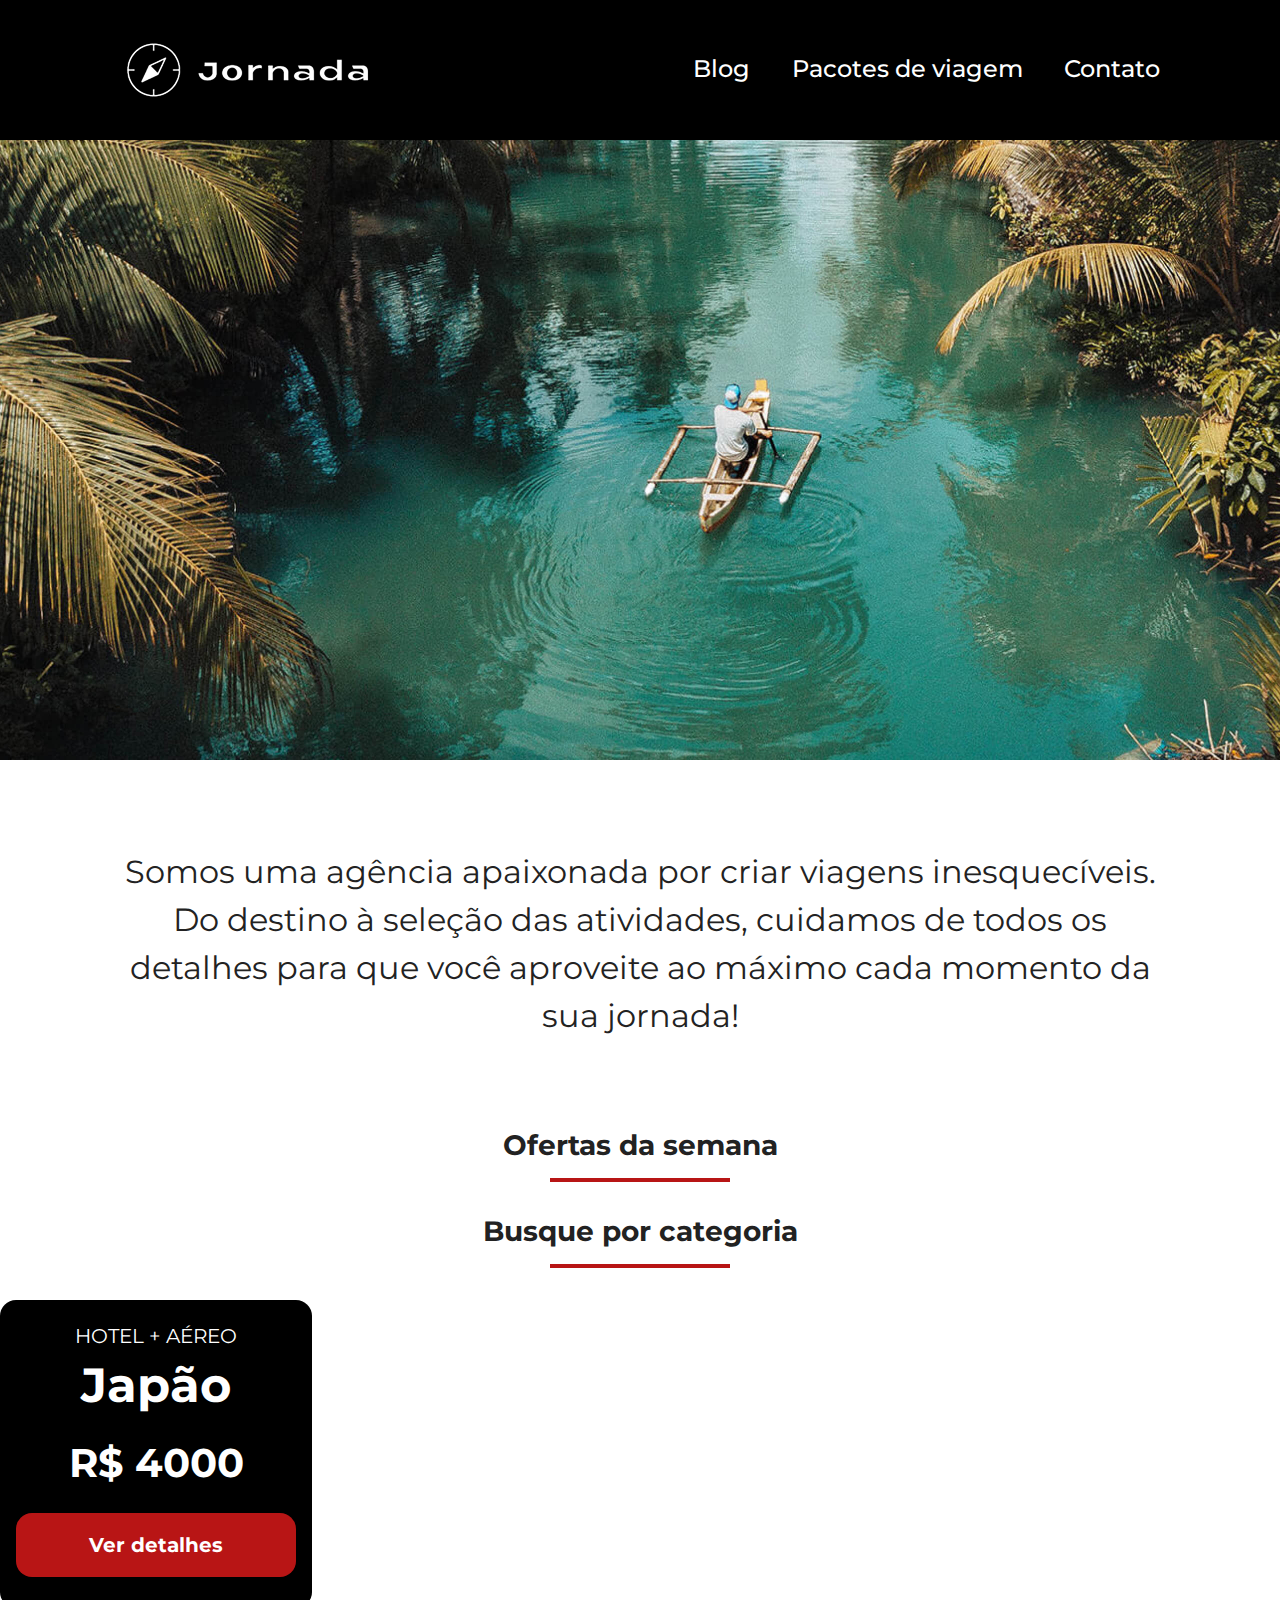
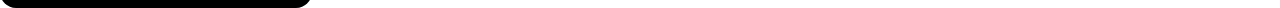
<file: jornada-viagens/index.html>
<!DOCTYPE html>
<html lang="pt-br">
  <head>
    <meta charset="UTF-8" />
    <meta name="viewport" content="width=device-width, initial-scale=1.0" />
    <title>Jornada viagens</title>
    <link rel="stylesheet" href="./css/style.css" />
  </head>
  <body>
    <header class="main-header">
      <a class="logo" href="index.html" title="voltar para a página inicial">
        <img
          class="img-mobile"
          src="img/bussola-jornada-branco.png"
          alt="Bussola do logo Jornada Viagens na cor branca"
        />
        <img
          class="img-desktop"
          src="img/bussola-texto-jornada-branco.png"
          alt="Logo Jornada Viagens na cor branca"
        />
      </a>
      <div class="navigation-menu">
        <label for="menu">
          <img src="img/menu.png" alt="menu" />
        </label>
        <input type="checkbox" id="menu" hidden />
        <nav>
          <ul class="list-links">
            <li>
              <a href="blog.html" target="_blank" title="Acessar Blog">Blog</a>
            </li>
            <li>
              <a
                href="pacotes-de-viagens.html"
                target="_blank"
                title="Acessar Pacotes de viagem"
                >Pacotes de viagem</a
              >
            </li>
            <li>
              <a href="contato.html" target="_blank" title="Acessar Contato"
                >Contato</a
              >
            </li>
          </ul>
        </nav>
      </div>
    </header>
    <section class="hero">
      <div class="hero-img"></div>
      <h2>
        Somos uma agência apaixonada por criar viagens inesquecíveis. Do destino
        à seleção das atividades, cuidamos de todos os detalhes para que você
        aproveite ao máximo cada momento da sua jornada!
      </h2>
    </section>

    <section class="offers">
      <div class="section-title">
        <h2>Ofertas da semana</h2>
        <hr />
      </div>
    </section>

    <section class="categories">
      <div class="section-title">
        <h2>Busque por categoria</h2>
        <hr />
      </div>
      <div class="offers-cards">
        <article class="card">
          <header>
            <p>HOTEL + AÉREO</p>
            <h3>Japão <br><span> R$ 4000</span> </h3>
          </header>
          <section></section>
          <footer>
            <a href="#" class="button">Ver detalhes</a>
          </footer>
        </article>
      </div>
    </section>
  </body>
</html>
</file>
<file: jornada-viagens/css/style.css>
@import url(global.css);
@import url(header.css);
@import url(hero.css);
@import url(offers.css);
</file>
